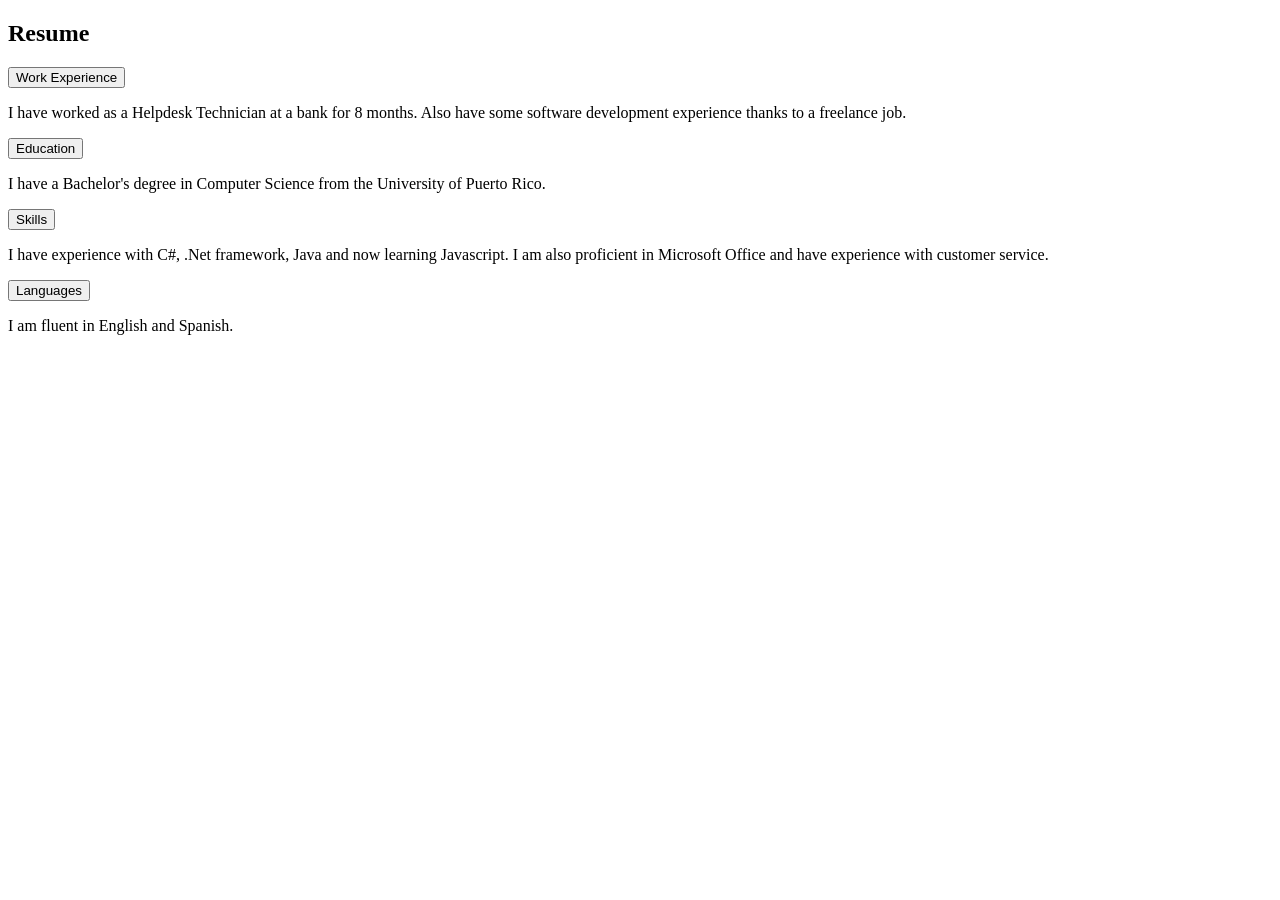
<file: Shay's lab/Resume Page/index.html>
<!DOCTYPE html>
<html lang="en">

<head>
    <meta charset="UTF-8">
    <meta name="viewport" content="width=device-width, initial-scale=1.0">
    <title>Resume</title>
</head>

<body>
    <section id="resume" class="resume">

        <h1>Resume</h1>

        <div id="work-experience" class="work-experience">
            <button id="work-experience-btn">Work Experience</button>
            <p id="work-experience">I have worked as a Helpdesk Technician at a bank for 8 months. Also have some
                software development experience thanks to a freelance job.</p>
        </div>

        <div id="education" class="education">
            <button id="education-btn">Education</button>
            <p id="education">I have a Bachelor's degree in Computer Science from the University of Puerto Rico.</p>
        </div>

        <div id="skills" class="skills">
            <button id="skills-btn">Skills</button>
            <p id="skills">I have experience with C#, .Net framework, Java and now learning Javascript. I am also
                proficient in Microsoft Office and have experience with customer service.</p>
        </div>

        <div id="languages" class="languages">
            <button id="Languages-btn">Languages</button>
            <p id="languages">I am fluent in English and Spanish.</p>
        </div>

    </section>
</body>

</html>
</file>
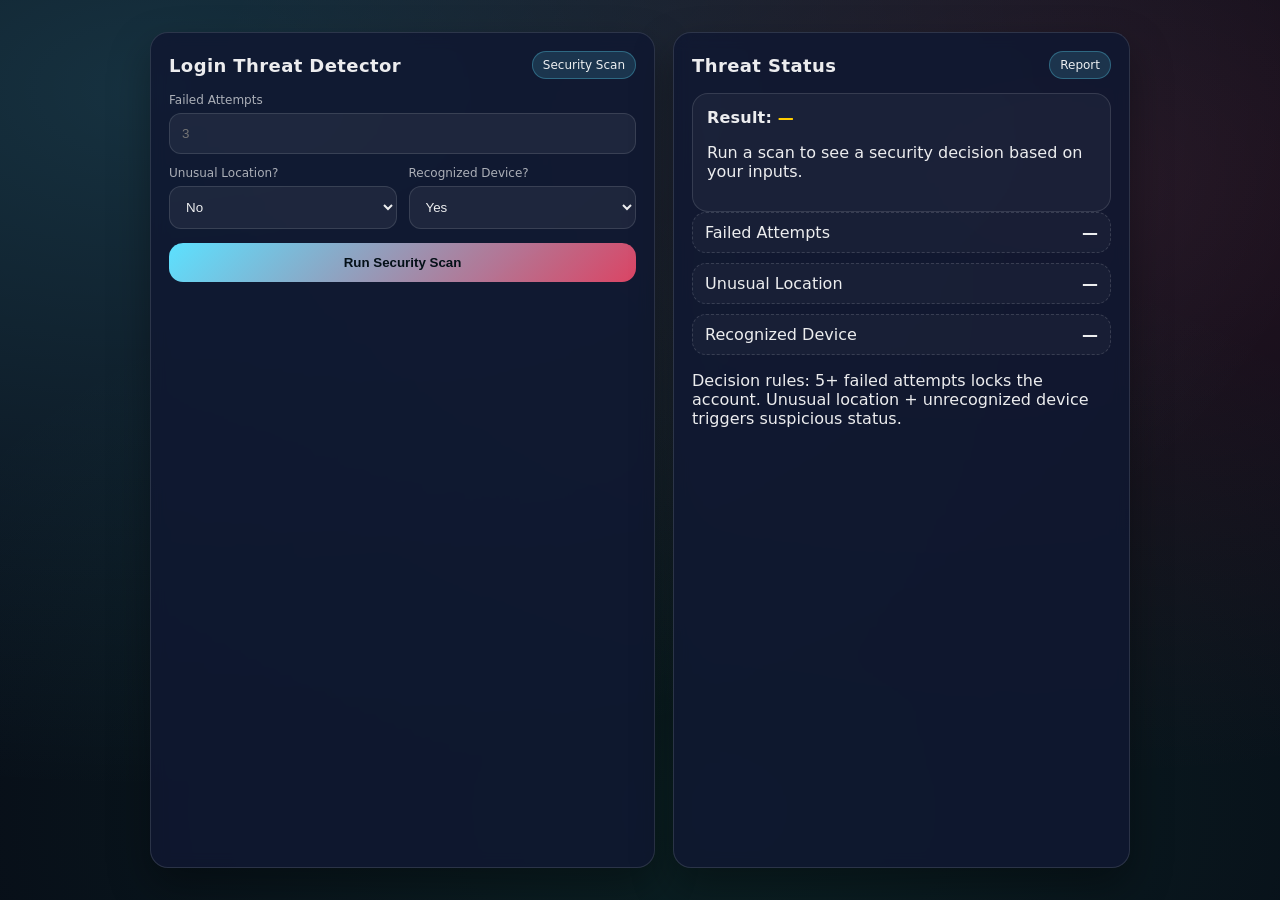
<file: Extra Homework/LoginThreatDetector_Variables_dataTypes_Operators_Conditionals/mentee/index.html>
<!doctype html>
<html lang="en">
  <head>
    <!-- Step 1: Add meta tag to tell the browser to use UTF-8 character encoding -->
    <meta charset="UTF-8" />

    <!-- Step 2: Add meta tag to make the page responsive on mobile devices -->
    <meta name="viewport" content="width=device-width, initial-scale=1.0" />

    <!-- Step 3: Add the title that appears on the browser tab -->
    <title>🛡️ Login Threat Detector</title>

    <!-- Step 4 & 5: Link your external CSS file so the HTML elements get styled -->
    <link rel="stylesheet" href="styles.css" />
  </head>

  <body>
    <!-- ✅ LOGIN THREAT DETECTOR  -->
    <!-- Goal: Simulate a security system that flags suspicious login attempts. -->
    <!-- NOTE: Your *decision logic* must use ONLY: variables, data types, operators, conditionals. -->
    <!-- DOM + event listeners are allowed because we are building a realistic UI. -->

    <!-- Step 6: Create a main container that holds TWO cards (left = inputs, right = status report) -->
    <!-- Give it a class="container" -->

    <!-- Step 7: Create the LEFT card (security inputs) -->
    <!-- Give it class="card" -->
    <!-- Add a header with:
         - an <h1> like "Login Threat Detector"
         - a badge like "Security Scan"
         Use class="header" and class="badge" -->

    <!-- Step 8: Add a label + input for Failed Attempts -->
    <!-- Use input type="number" and id="failedAttempts" -->
    <!-- Placeholder example: 3 -->

    <!-- Step 9: Add a row with TWO dropdowns -->
    <!-- Wrap them in a div class="row" -->

    <!-- Step 10: Dropdown 1 = Unusual Location? -->
    <!-- Give it id="unusualLocation" -->
    <!-- Options:
         - value="no"  text "No"
         - value="yes" text "Yes" -->

    <!-- Step 11: Dropdown 2 = Recognized Device? -->
    <!-- Give it id="recognizedDevice" -->
    <!-- Options:
         - value="yes" text "Yes"
         - value="no"  text "No" -->

    <!-- Step 12: Add a button to run the scan -->
    <!-- Give it id="scanBtn" and class="btn" -->
    <!-- Button text: "Run Security Scan" -->

    <!-- Step 13: Add a message paragraph under the button -->
    <!-- Give it id="message" and class="message" -->
    <!-- JavaScript will show warnings and helpful tips here -->

    <!-- Step 14: Create the RIGHT card (status report) -->
    <!-- Give it class="card" -->
    <!-- Add a header with:
         - an <h1> like "Threat Status"
         - a badge like "Report"
         Use class="header" and class="badge" -->

    <!-- Step 15: Add a status box to display the final decision -->
    <!-- Create a div class="statusBox" -->
    <!-- Inside it, add:
         A) A title line like: "Result:" and a span for the status text
            - Give the span id="statusText"
         B) A subtitle/description paragraph
            - Give it id="statusDetails"

         TIP: You will change text + color in JavaScript depending on the result.
    -->

    <!-- Step 16: Add 3 key-value lines (kv rows) to display what the user selected -->
    <!-- Each line should have class="kv" and show:
         - Failed Attempts value span id="attemptsOut"
         - Unusual Location value span id="locationOut"
         - Recognized Device value span id="deviceOut"
    -->

    <!-- Step 17: Make sure your script.js is linked -->

    <main class="container">
      <section class="card">
        <div class="header">
          <h1>Login Threat Detector</h1>
          <span class="badge">Security Scan</span>
        </div>

        <label for="failedAttempts">Failed Attempts</label>
        <input id="failedAttempts" type="number" placeholder="3" />

        <div class="row">
          <div>
            <label for="unusualLocation">Unusual Location?</label>
            <select id="unusualLocation">
              <option value="no">No</option>
              <option value="yes">Yes</option>
            </select>
          </div>

          <div>
            <label for="recognizedDevice">Recognized Device?</label>
            <select id="recognizedDevice">
              <option value="yes">Yes</option>
              <option value="no">No</option>
            </select>
          </div>
        </div>

        <button id="scanBtn" class="btn">Run Security Scan</button>
        <p id="message" class="message"></p>
      </section>

      <aside class="card">
        <div class="header">
          <h1>Threat Status</h1>
          <span class="badge">Report</span>
        </div>

        <div class="statusBox">
          <p class="statusTitle">
            Result: <span id="statusText" class="warn">—</span>
          </p>
          <p id="statusDetails" class="note">
            Run a scan to see a security decision based on your inputs.
          </p>
        </div>

        <div class="kv">
          <span>Failed Attempts</span>
          <strong id="attemptsOut">—</strong>
        </div>

        <div class="kv">
          <span>Unusual Location</span>
          <strong id="locationOut">—</strong>
        </div>

        <div class="kv">
          <span>Recognized Device</span>
          <strong id="deviceOut">—</strong>
        </div>

        <p class="note">
          Decision rules: 5+ failed attempts locks the account. Unusual location
          + unrecognized device triggers suspicious status.
        </p>
      </aside>
    </main>

    <script src="script.js"></script>
  </body>
</html>
</file>
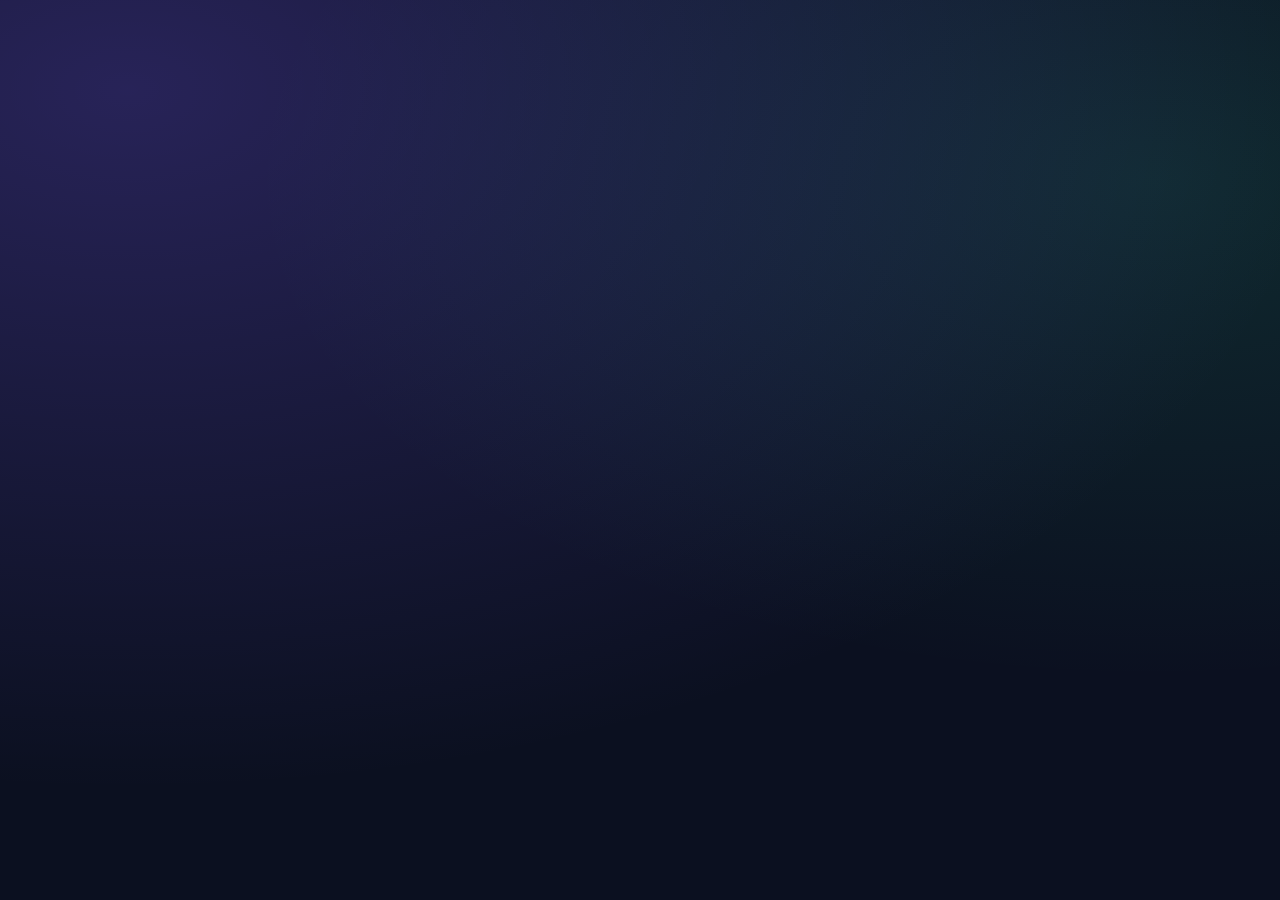
<file: Extra Homework/SmartCheckoutSystem_Variables_dataTypes_Operators_Conditionals/mentee/index.html>
<!doctype html>
<html lang="en">
  <head>
    <!-- Step 1: Add meta tag to tell the browser to use UTF-8 character encoding -->
    <meta charset="UTF-8" />

    <!-- Step 2: Add meta tag to make the page responsive on mobile devices -->
    <meta name="viewport" content="width=device-width, initial-scale=1.0" />

    <!-- Step 3: Add the title that appears on the browser tab -->
    <title>🛒 Smart Checkout System</title>

    <!-- Step 4 & 5: Link your external CSS file so the HTML elements get styled -->
    <link rel="stylesheet" href="styles.css" />
  </head>

  <body>
    <!-- ✅ SMART CHECKOUT SYSTEM -->
    <!-- Goal: Build a realistic checkout page UI and let JavaScript calculate totals. -->
    <!-- NOTE: Your *checkout logic* must use ONLY: variables, data types, operators, conditionals. -->
    <!-- DOM + event listeners are allowed because this is the Realistic UI version. -->

    <!-- Step 6: Create a main container that holds TWO cards (left = inputs, right = summary) -->
    <!-- Give it a class="container" -->
     
    <!-- Step 7: Create the LEFT card (checkout inputs) -->
    <!-- Give it a class="card" -->
    <!-- Inside it, add a header area with:
         - a title like "Smart Checkout" (use an <h1>)
         - a badge like "Secure" (use a <span>)
         Use class="header" for the wrapper and class="badge" for the badge -->

    <!-- Step 8: Add a label + input for Cart Total -->
    <!-- The input must be type="number" -->
    <!-- Give it id="cartTotal" so JavaScript can read it -->
    <!-- Add a placeholder like: 180 -->

    <!-- Step 9: Add a row with TWO dropdowns (membership + coupon) -->
    <!-- Wrap them in a div class="row" so they sit side-by-side -->

    <!-- Step 10: Membership dropdown -->
    <!-- Give it id="membership" -->
    <!-- Add 3 options:
         - value="standard" text "Standard"
         - value="premium"  text "Premium"
         - value="vip"      text "VIP" -->

    <!-- Step 11: Coupon dropdown -->
    <!-- Give it id="coupon" -->
    <!-- Add 2 options:
         - value="no"  text "No"
         - value="yes" text "Yes" -->

    <!-- Step 12: Add a button to calculate the totals -->
    <!-- Give it id="calcBtn" and class="btn" -->
    <!-- Button text: "Calculate Total" -->

    <!-- Step 13: Add a message paragraph under the button -->
    <!-- Give it id="message" and class="message" -->
    <!-- JavaScript will update this text with warnings or free shipping messages -->

    <!-- Step 14: Create the RIGHT card (order summary receipt) -->
    <!-- Give it class="card" -->
    <!-- Add a header with:
         - "Order Summary" (use <h1>)
         - badge like "Receipt" (use <span class="badge">) -->

    <!-- Step 15: Create 4 receipt lines using divs -->
    <!-- Each line should:
         - have class="line"
         - have a label on the left (like "Subtotal")
         - have a value on the right (like "$0.00") that JS updates

         IMPORTANT: give these value elements the EXACT ids below:
         - Subtotal value id="subtotalText"
         - Discount value id="discountText"
         - Shipping value id="shippingText"
         - Final Total value id="finalTotalText"

         Also: give the Final Total line an extra class="total" so it stands out.
    -->

    <!-- Step 16: Add a small note (optional but realistic) -->
    <!-- Use a <p class="note"> explaining:
         - Premium gets 15% off
         - VIP gets 25% off
         - Coupon adds extra 10% off
         - Orders >= $150 ship free -->

    <!-- Step 17: Make sure your script.js is linked-->

    <main class="container">
     
    </main>
  </body>
</html>
</file>
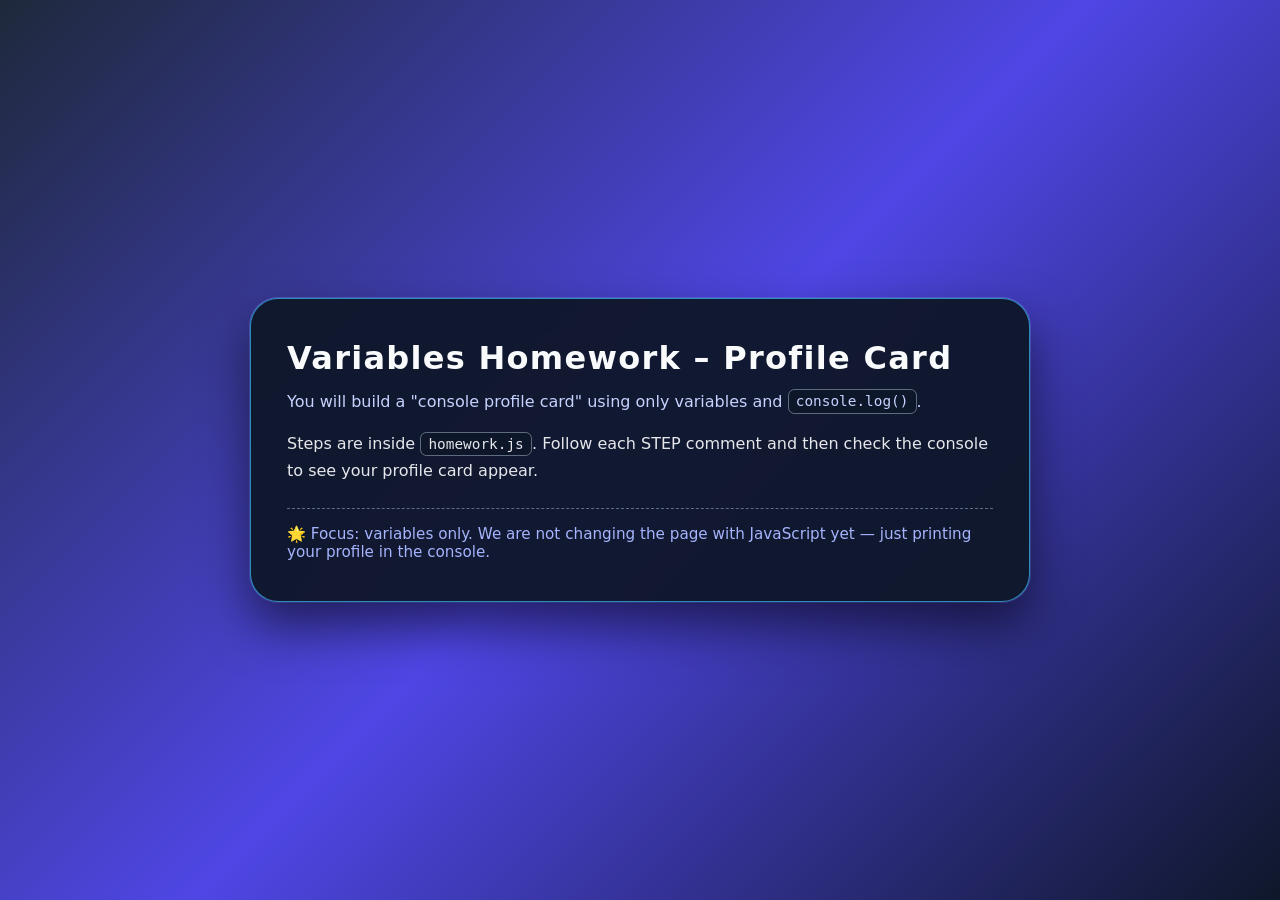
<file: homework.html>
<!DOCTYPE html>
<html lang="en">
  <head>
    <meta charset="UTF-8" />
    <title>Variables Homework – Profile Card</title>
    <link rel="stylesheet" href="homework.css" />
  </head>
  <body>
    <div class="page">
      <div class="card">
        <h1>Variables Homework – Profile Card</h1>
        <p class="subtitle">
          You will build a "console profile card" using only variables and
          <code>console.log()</code>.
        </p>
        <p class="instructions">
          Steps are inside <code>homework.js</code>. Follow each STEP comment
          and then check the console to see your profile card appear.
        </p>
        <p class="hint">
          🌟 Focus: variables only. We are not changing the page with JavaScript
          yet — just printing your profile in the console.
        </p>
      </div>
    </div>

    <script src="homework.js"></script>
  </body>
</html>
</file>
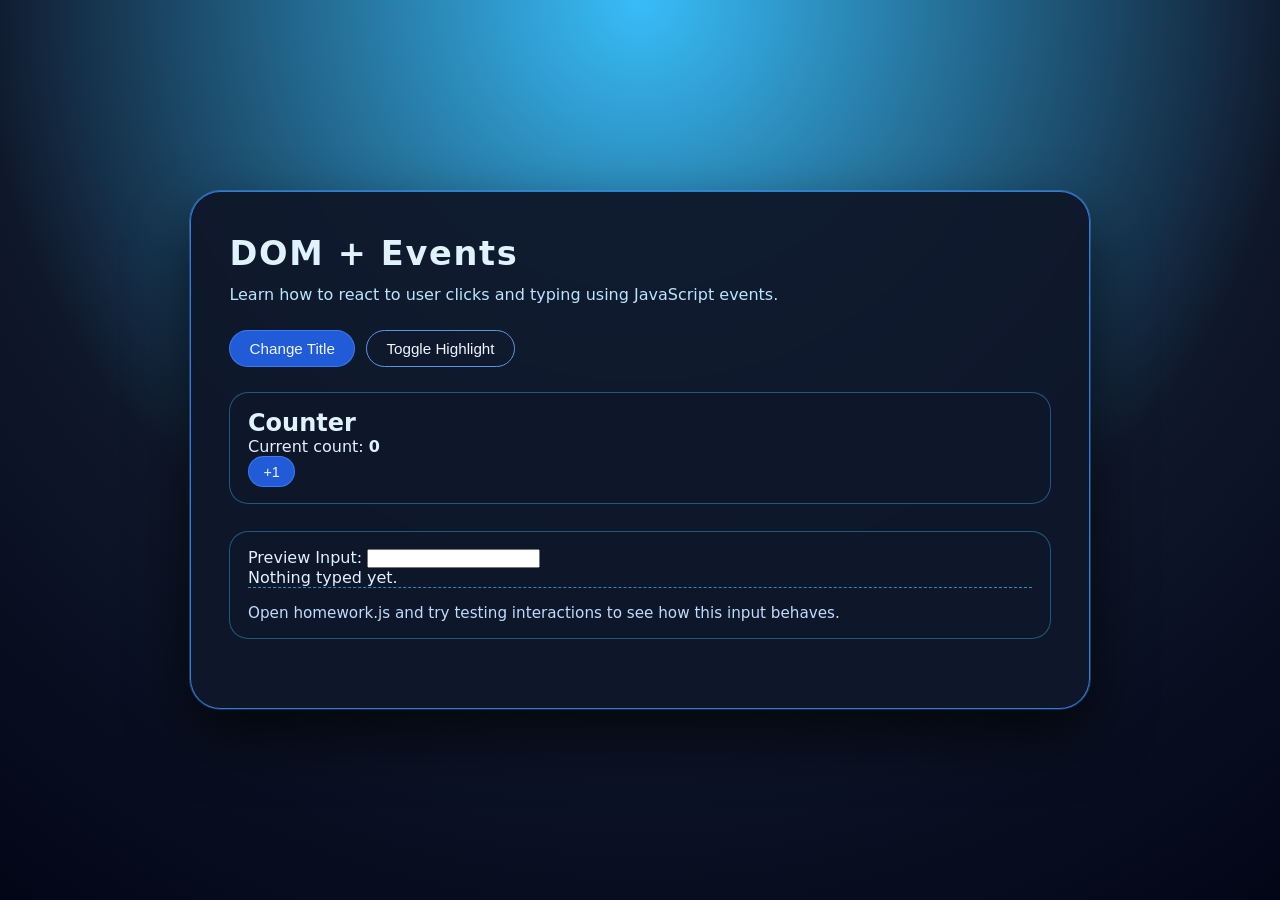
<file: 10 Homework_EventsMiniTasks/homework.html>
<!DOCTYPE html>
<html lang="en">
  <head>
    <meta charset="UTF-8" />
    <title>DOM + Events Homework –</title>
    <link rel="stylesheet" href="homework.css" />
  </head>
  <body>
    <!-- STEP 1 — Create the main page container -->
    <!-- Add a <main> element with a class of "page" -->

    <!-- STEP 2 — Create the main card section -->
    <!-- Inside <main>, add a <section> -->
    <!-- Give it a class of "card" and an id of "eventCard" -->

    <!-- STEP 3 — Add the card title -->
    <!-- Add an <h1> element -->
    <!-- id: "cardTitle" -->
    <!-- Text: "DOM + Events" -->

    <!-- STEP 4 — Add the card description -->
    <!-- Add a <p> element -->
    <!-- id: "cardDescription" -->
    <!-- class: "description" -->
    <!-- Text should explain reacting to clicks and typing -->

    <!-- STEP 5 — Create the button container -->
    <!-- Add a <div> with class "button-row" -->

    <!-- STEP 6 — Add the change title button -->
    <!-- Add a <button> -->
    <!-- id: "changeTitleBtn" -->
    <!-- class: "btn primary" -->
    <!-- Text: "Change Title" -->

    <!-- STEP 7 — Add the toggle highlight button -->
    <!-- Add another <button> -->
    <!-- id: "toggleHighlightBtn" -->
    <!-- class: "btn ghost" -->
    <!-- Text: "Toggle Highlight" -->

    <!-- STEP 8 — Create the counter section -->
    <!-- Add a <div> with class "counter-section" -->
    <!-- Inside it, add: -->
    <!-- a heading -->
    <!-- a paragraph showing the current count -->
    <!-- a <span> with id="counterValue" starting at 0 -->

    <!-- STEP 9 — Add the increment button -->
    <!-- Add a <button> -->
    <!-- id: "incrementBtn" -->
    <!-- class: "btn small" -->
    <!-- Text: "+1" -->

    <!-- STEP 10 — Create the live preview section -->
    <!-- Add a <div> with class "live-preview-section" -->

    <!-- STEP 11 — Add the preview input -->
    <!-- Add a <label> linked to previewInput -->
    <!-- Add an <input> -->
    <!-- id: "previewInput" -->
    <!-- type: "text" -->

    <!-- STEP 12 — Add the preview output text -->
    <!-- Add a <p> element -->
    <!-- Inside it, add a <span> -->
    <!-- span id: "previewText" -->
    <!-- Default text: "Nothing typed yet." -->

    <!-- STEP 13 — Add a hint paragraph -->
    <!-- Add a <p> element -->
    <!-- class: "hint" -->
    <!-- Mention script.js and testing interactions -->

    <!-- STEP 14 — Link JavaScript -->
    <!-- Add a <script> tag at the bottom of the body -->
    <!-- src="homework.js" -->
    <main class = "page">
      <section class = "card" id = "eventCard">
        <h1 id = "cardTitle">DOM + Events</h1>
        <p id="cardDescription" class="description"> 
          Learn how to react to user clicks and typing using JavaScript events.
    </p>
        </p>

        <div class = "button-row">
          <button id = "changeTitleBtn" class="btn primary">Change Title</button>
          <button id = "toggleHighlightBtn" class="btn ghost">Toggle Highlight</button>
        </div>

        <div class="counter-section">
          <h2>Counter</h2>
          <p>Current count: <span id="counterValue">0</span></p>
          <button id="incrementBtn" class="btn small">+1</button>
        </div>

        <div class="live-preview-section">
          <label for="previewInput">Preview Input:</label>
          <input id="previewInput" type="text">

          <p>  
            <span id="previewText">Nothing typed yet.</span>
          </p>

          <p class="hint">
            Open homework.js and try testing interactions to see how this input behaves.
          </p>
        </div>
        
      </section>
    </main>
    <script src="homework.js"></script>
  </body>
</html>
</file>
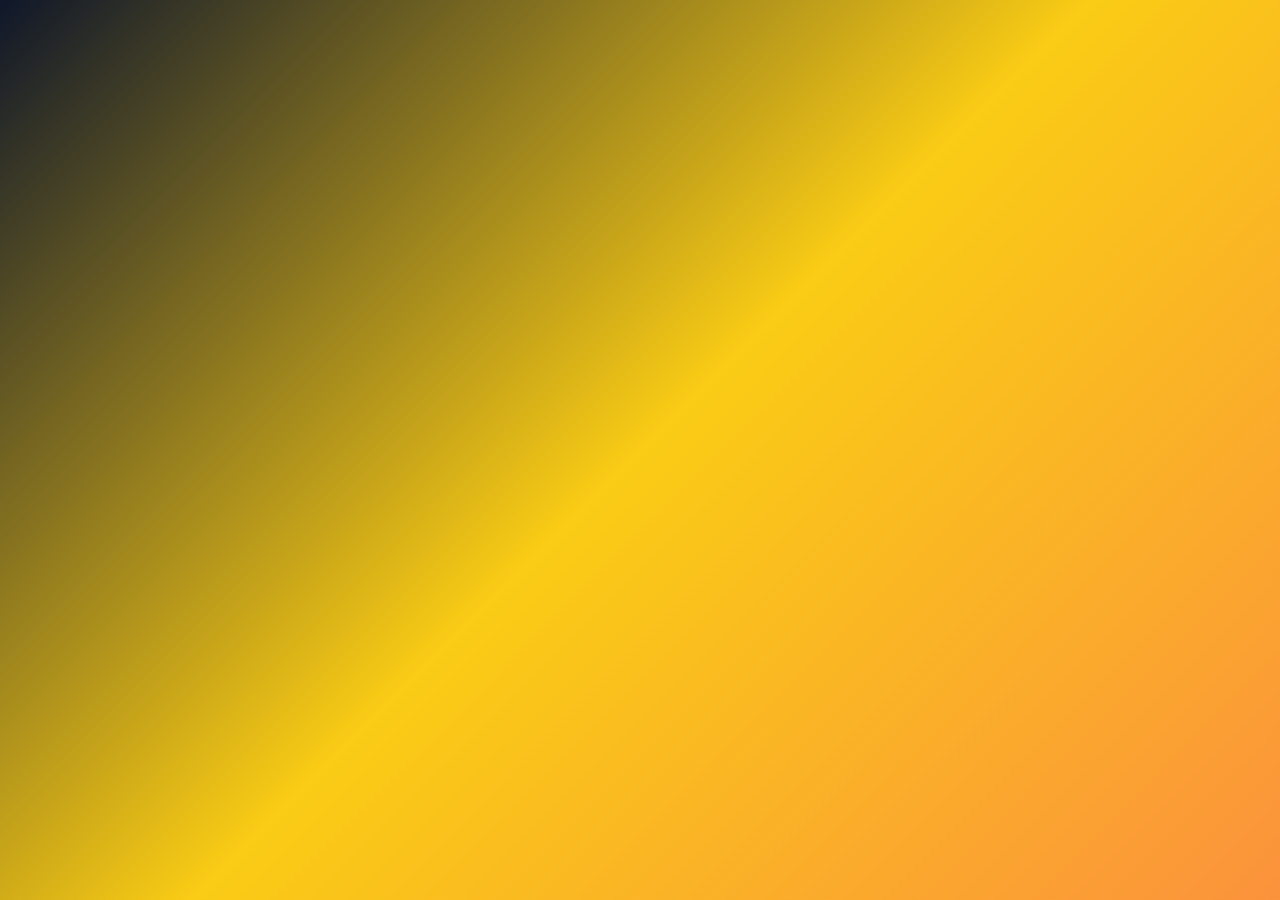
<file: 11 LocalStorageMiniTasks/homework.html>
<!DOCTYPE html>
<html lang="en">
  <head>
    <meta charset="UTF-8" />
    <title>localStorage Homework – Favorite Quote Saver</title>
    <link rel="stylesheet" href="homework.css" />
  </head>
  <body>
    <!-- STEP 1 — Create the main page container -->
    <!-- Add a <main> element with a class of "page" -->

    <!-- STEP 2 — Create the card section -->
    <!-- Inside <main>, add a <section> -->
    <!-- Give it a class of "card" -->

    <!-- STEP 3 — Add the main title -->
    <!-- Add an <h1> element -->
    <!-- Text: "Favorite Quote Saver" -->

    <!-- STEP 4 — Add the subtitle text -->
    <!-- Add a <p> element -->
    <!-- class: "subtitle" -->
    <!-- Explain that the quote will be saved and survive refresh -->

    <!-- STEP 5 — Create the quote input field -->
    <!-- Add a <div> with class "field" -->
    <!-- Inside it, add: -->
    <!-- a <label> linked to quoteInput -->
    <!-- a <textarea> -->
    <!-- id: "quoteInput" -->
    <!-- class: "textarea" -->
    <!-- rows: 4 -->

    <!-- STEP 6 — Create the button row -->
    <!-- Add a <div> with class "button-row" -->

    <!-- STEP 7 — Add the save button -->
    <!-- Add a <button> -->
    <!-- id: "saveQuoteBtn" -->
    <!-- class: "btn primary" -->
    <!-- Text: "Save Quote" -->

    <!-- STEP 8 — Add the clear button -->
    <!-- Add a <button> -->
    <!-- id: "clearQuoteBtn" -->
    <!-- class: "btn ghost" -->
    <!-- Text: "Clear Quote" -->

    <!-- STEP 9 — Create the saved quote display block -->
    <!-- Add a <div> with class "display-block" -->

    <!-- STEP 10 — Add the display title -->
    <!-- Inside display-block, add an <h2> -->
    <!-- Text: "Saved Quote" -->

    <!-- STEP 11 — Add the quote display paragraph -->
    <!-- Add a <p> element -->
    <!-- id: "quoteDisplay" -->
    <!-- class: "quote-display" -->

    <!-- STEP 12 — Add a hint paragraph -->
    <!-- Add a <p> element -->
    <!-- class: "hint" -->
    <!-- Mention homework.js and refreshing the page -->

    <!-- STEP 13 — Link JavaScript -->
    <!-- Add a <script> tag at the bottom of the body -->
    <!-- src="homework.js" -->
  </body>
</html>
</file>
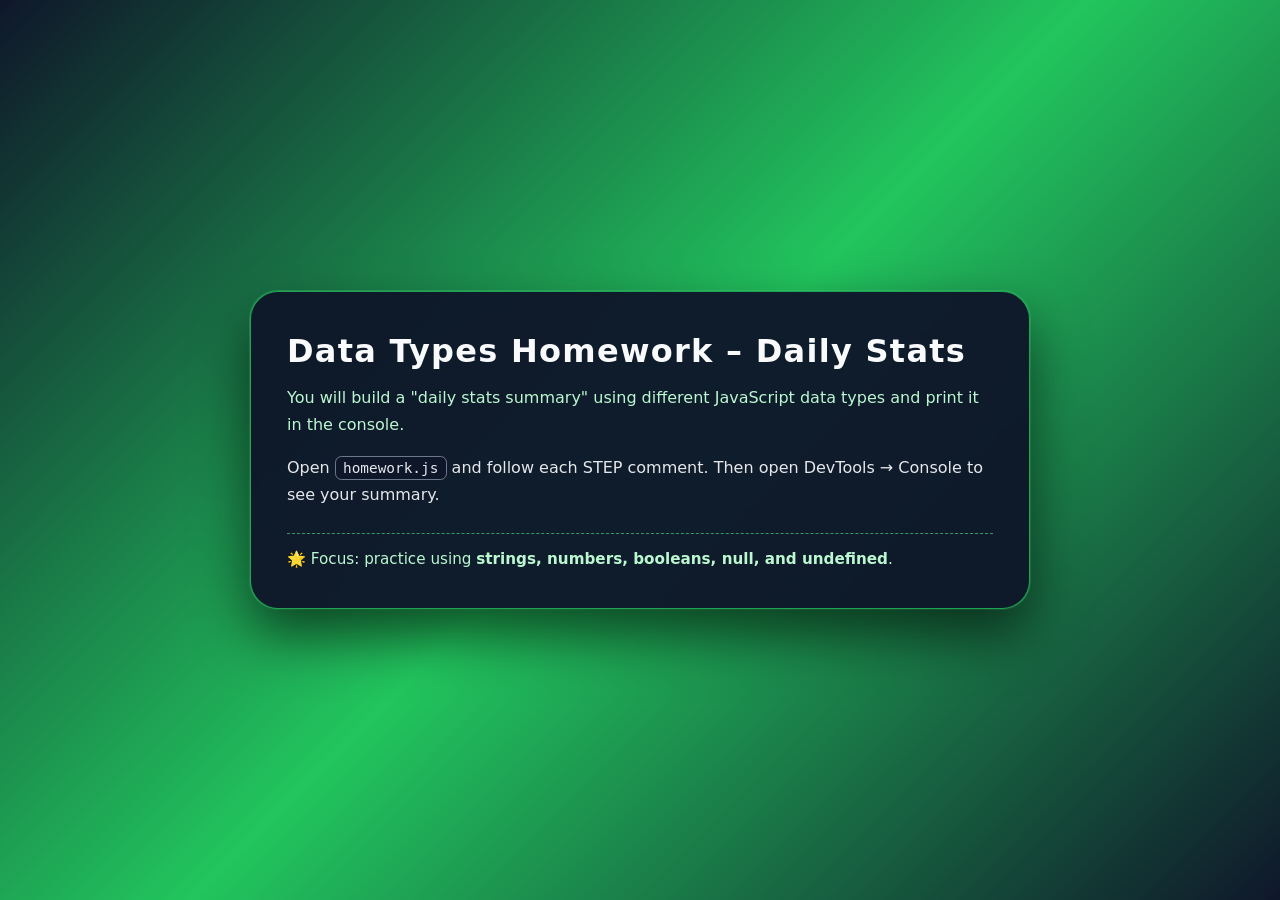
<file: 2 Homework_Data Types/homework.html>
<!DOCTYPE html>
<html lang="en">
  <head>
    <meta charset="UTF-8" />
    <title>Data Types Homework – Daily Stats</title>
    <link rel="stylesheet" href="homework.css" />
  </head>
  <body>
    <div class="page">
      <div class="card">
        <h1>Data Types Homework – Daily Stats</h1>
        <p class="subtitle">
          You will build a "daily stats summary" using different JavaScript data
          types and print it in the console.
        </p>
        <p class="instructions">
          Open <code>homework.js</code> and follow each STEP comment. Then open
          DevTools → Console to see your summary.
        </p>
        <p class="hint">
          🌟 Focus: practice using
          <strong>strings, numbers, booleans, null, and undefined</strong>.
        </p>
      </div>
    </div>

    <script src="homework.js"></script>
  </body>
</html>
</file>
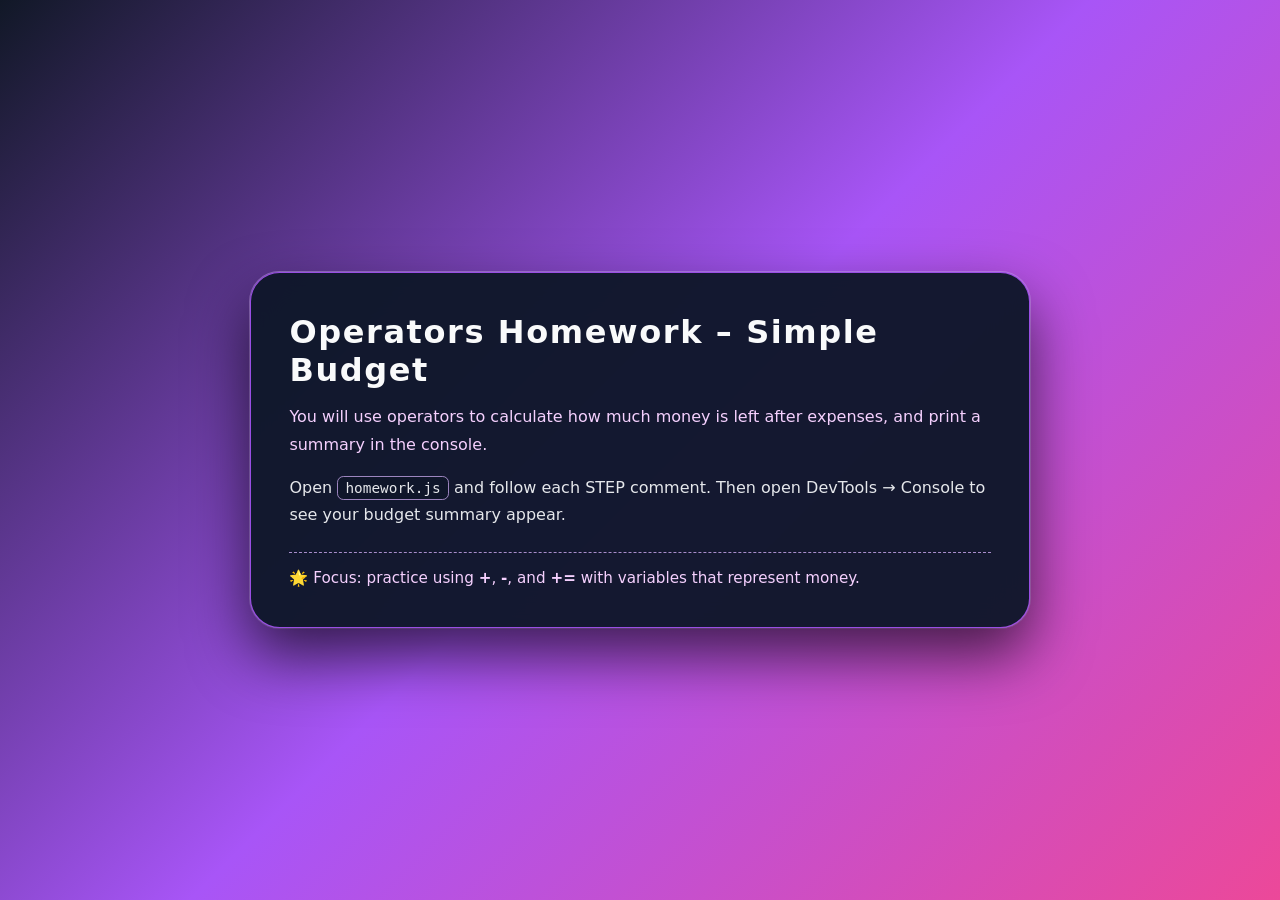
<file: 3 Homework_Operators/homework.html>
<!DOCTYPE html>
<html lang="en">
  <head>
    <meta charset="UTF-8" />
    <title>Operators Homework</title>
    <link rel="stylesheet" href="homework.css" />
  </head>
  <body>
    <div class="page">
      <div class="card">
        <h1>Operators Homework – Simple Budget</h1>
        <p class="subtitle">
          You will use operators to calculate how much money is left after
          expenses, and print a summary in the console.
        </p>
        <p class="instructions">
          Open <code>homework.js</code> and follow each STEP comment. Then open
          DevTools → Console to see your budget summary appear.
        </p>
        <p class="hint">
          🌟 Focus: practice using <strong>+</strong>, <strong>-</strong>, and
          <strong>+=</strong>
          with variables that represent money.
        </p>
      </div>
    </div>

    <script src="homework.js"></script>
  </body>
</html>
</file>
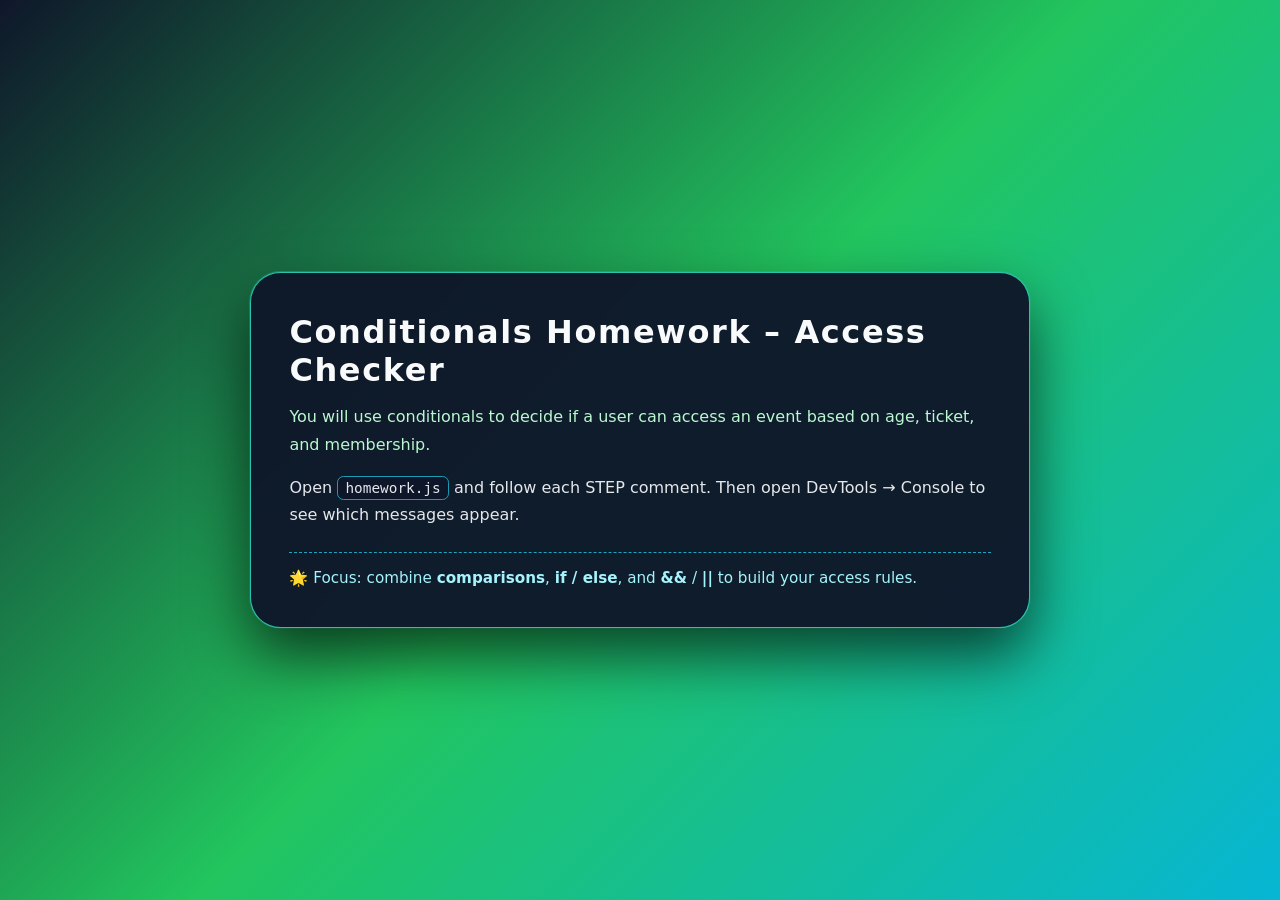
<file: 4 Homework_Conditionals/homework.html>
<!DOCTYPE html>
<html lang="en">
  <head>
    <meta charset="UTF-8" />
    <title>Conditionals Homework – Access Checker</title>
    <link rel="stylesheet" href="homework.css" />
  </head>
  <body>
    <div class="page">
      <div class="card">
        <h1>Conditionals Homework – Access Checker</h1>
        <p class="subtitle">
          You will use conditionals to decide if a user can access an event
          based on age, ticket, and membership.
        </p>
        <p class="instructions">
          Open <code>homework.js</code> and follow each STEP comment. Then open
          DevTools → Console to see which messages appear.
        </p>
        <p class="hint">
          🌟 Focus: combine <strong>comparisons</strong>,
          <strong>if / else</strong>, and <strong>&amp;&amp;</strong> /
          <strong>||</strong> to build your access rules.
        </p>
      </div>
    </div>

    <script src="homework.js"></script>
  </body>
</html>
</file>
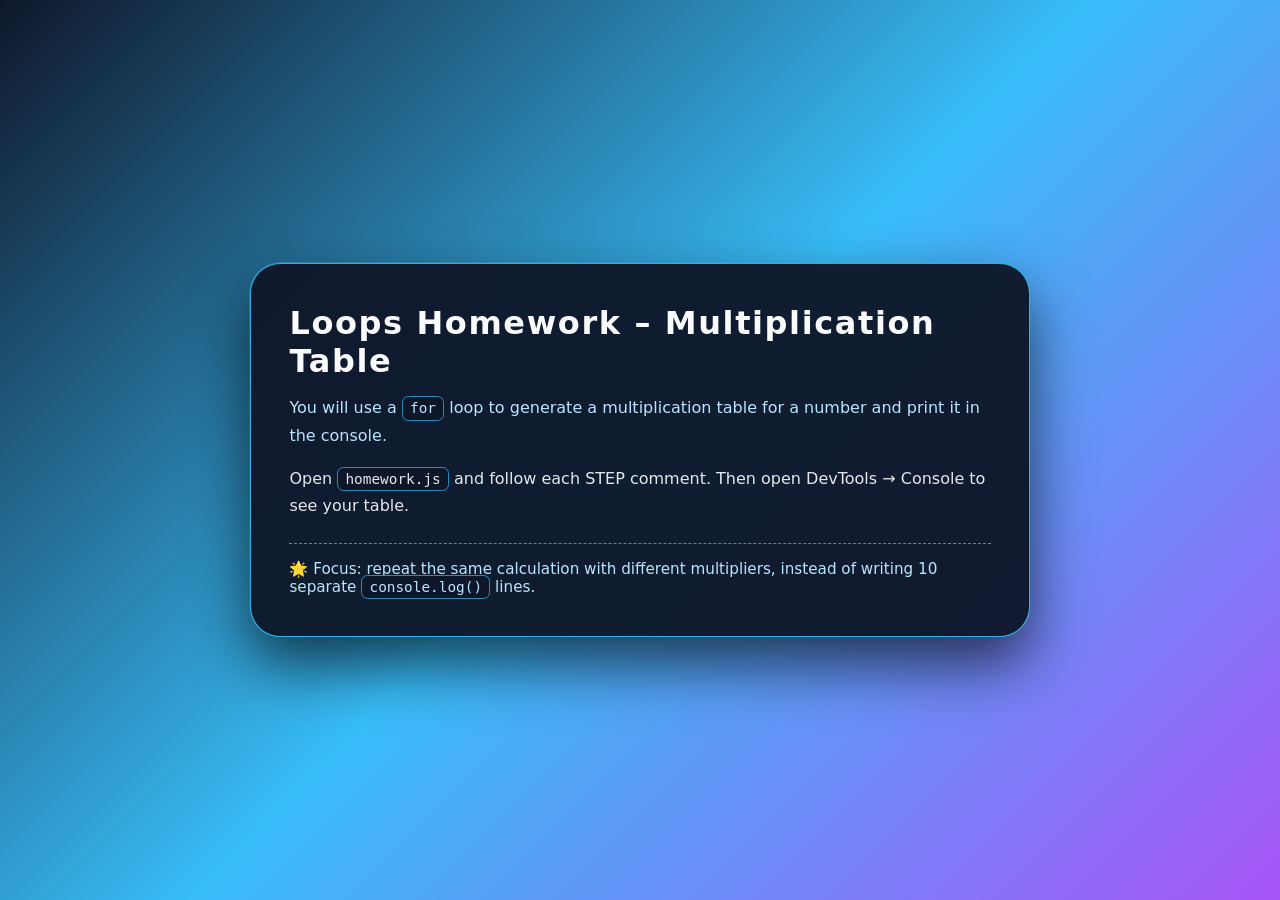
<file: 5 Homework_Loops/homework.html>
<!DOCTYPE html>
<html lang="en">
  <head>
    <meta charset="UTF-8" />
    <title>Loops Homework – Multiplication Table</title>
    <link rel="stylesheet" href="homework.css" />
  </head>
  <body>
    <div class="page">
      <div class="card">
        <h1>Loops Homework – Multiplication Table</h1>
        <p class="subtitle">
          You will use a <code>for</code> loop to generate a multiplication
          table for a number and print it in the console.
        </p>
        <p class="instructions">
          Open <code>homework.js</code> and follow each STEP comment. Then open
          DevTools → Console to see your table.
        </p>
        <p class="hint">
          🌟 Focus: repeat the same calculation with different multipliers,
          instead of writing 10 separate <code>console.log()</code> lines.
        </p>
      </div>
    </div>

    <script src="homework.js"></script>
  </body>
</html>
</file>
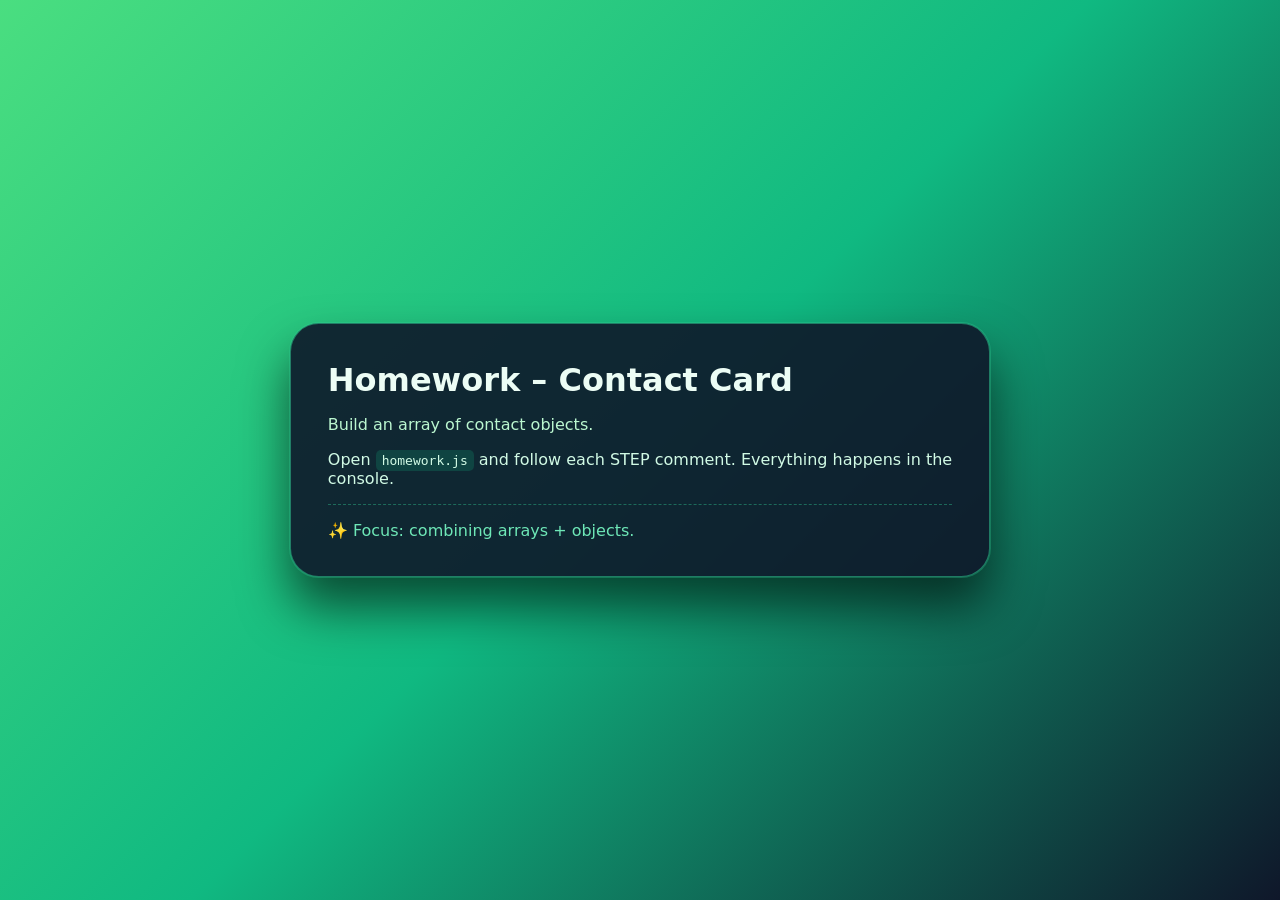
<file: 6 Homework_Array_Objects/homework.html>
<!DOCTYPE html>
<html lang="en">
  <head>
    <meta charset="UTF-8" />
    <title>Homework – Contact Card</title>
    <link rel="stylesheet" href="homework.css" />
  </head>
  <body>
    <div class="page">
      <div class="card">
        <h1>Homework – Contact Card</h1>
        <p class="subtitle">Build an array of contact objects.</p>

        <p class="instructions">
          Open <code>homework.js</code> and follow each STEP comment. Everything
          happens in the console.
        </p>
        <p class="hint">✨ Focus: combining arrays + objects.</p>
      </div>
    </div>

    <script src="homework.js"></script>
  </body>
</html>
</file>
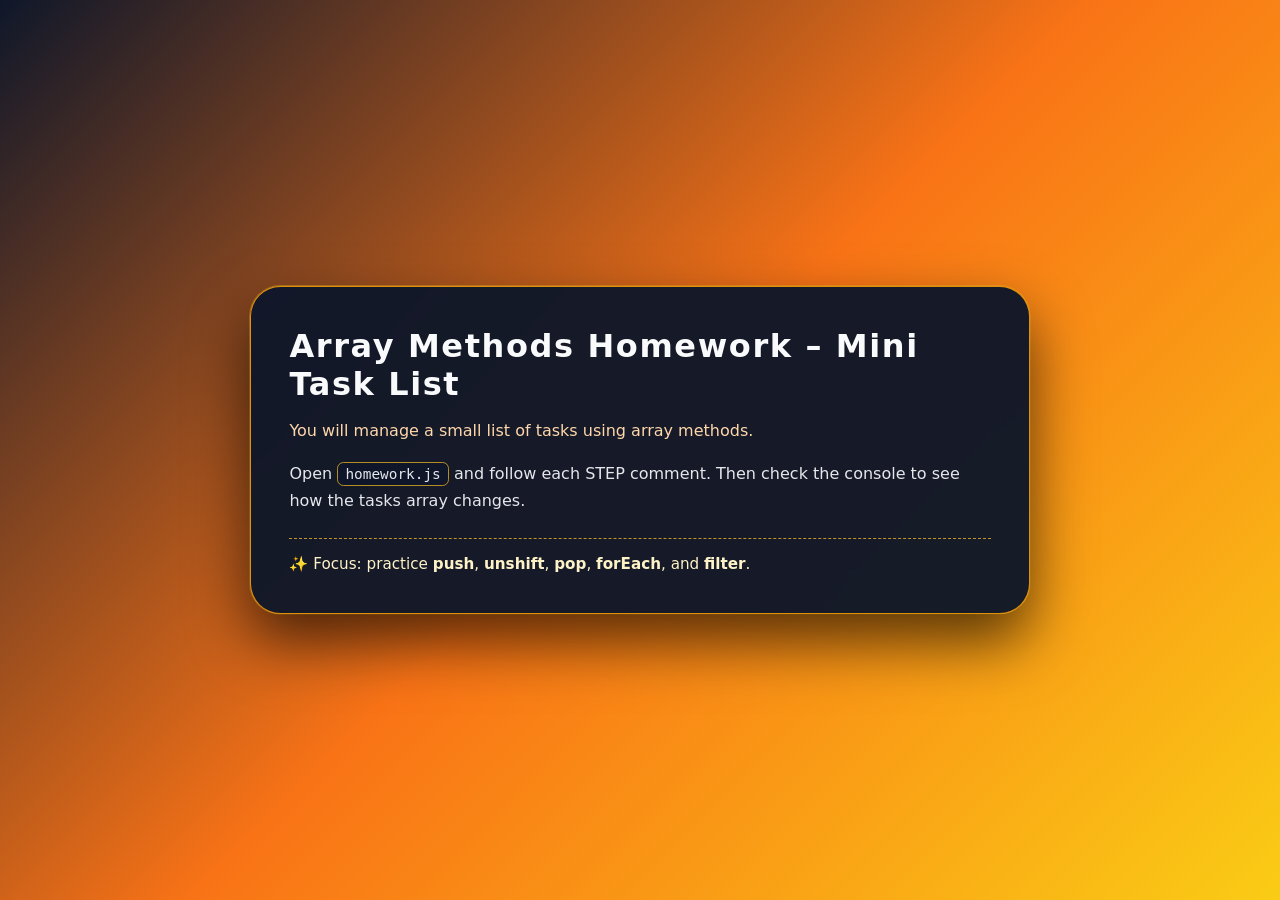
<file: 7 Homework_ArrayMethods/homework.html>
<!DOCTYPE html>
<html lang="en">
  <head>
    <meta charset="UTF-8" />
    <title>Array Methods Homework – Mini Task List</title>
    <link rel="stylesheet" href="homework.css" />
  </head>
  <body>
    <div class="page">
      <div class="card">
        <h1>Array Methods Homework – Mini Task List</h1>
        <p class="subtitle">
          You will manage a small list of tasks using array methods.
        </p>
        <p class="instructions">
          Open <code>homework.js</code> and follow each STEP comment. Then check
          the console to see how the tasks array changes.
        </p>
        <p class="hint">
          ✨ Focus: practice <strong>push</strong>, <strong>unshift</strong>,
          <strong>pop</strong>, <strong>forEach</strong>, and
          <strong>filter</strong>.
        </p>
      </div>
    </div>

    <script src="homework.js"></script>
  </body>
</html>
</file>
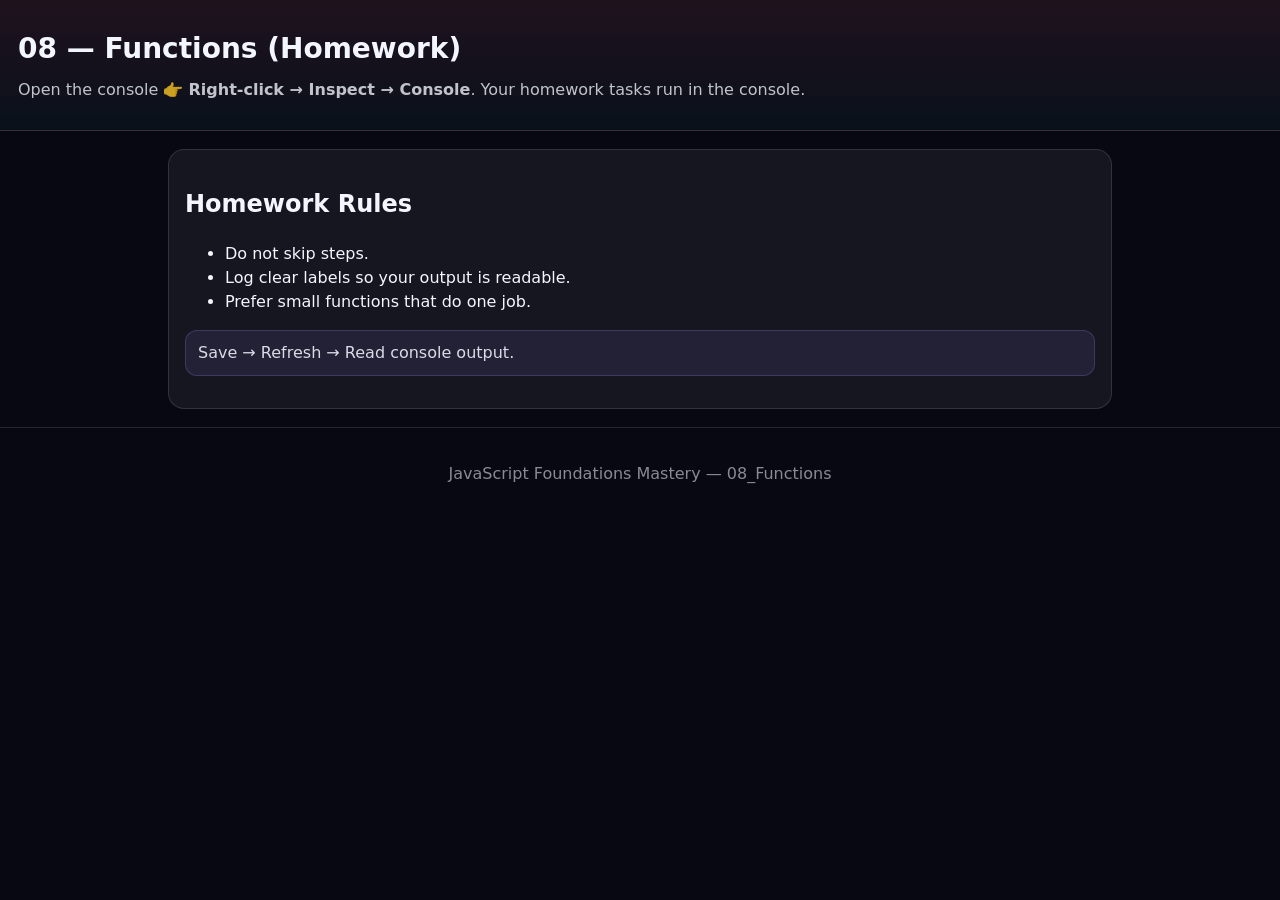
<file: 8 Homework_Functions/homework.html>
<!DOCTYPE html>
<html lang="en">
<head>
  <meta charset="UTF-8" />
  <meta name="viewport" content="width=device-width, initial-scale=1.0" />
  <title>08 — Functions (Homework)</title>
  <link rel="stylesheet" href="homework.css" />
</head>
<body>
  <header class="header">
    <h1>08 — Functions (Homework)</h1>
    <p class="subtitle">
      Open the console 👉 <strong>Right‑click → Inspect → Console</strong>.
      Your homework tasks run in the console.
    </p>
  </header>

  <main class="container">
    <section class="card">
      <h2>Homework Rules</h2>
      <ul>
        <li>Do not skip steps.</li>
        <li>Log clear labels so your output is readable.</li>
        <li>Prefer small functions that do one job.</li>
      </ul>
      <p class="tip">Save → Refresh → Read console output.</p>
    </section>
  </main>

  <footer class="footer">
    <p>JavaScript Foundations Mastery — 08_Functions</p>
  </footer>

  <script src="homework.js"></script>
</body>
</html>
</file>
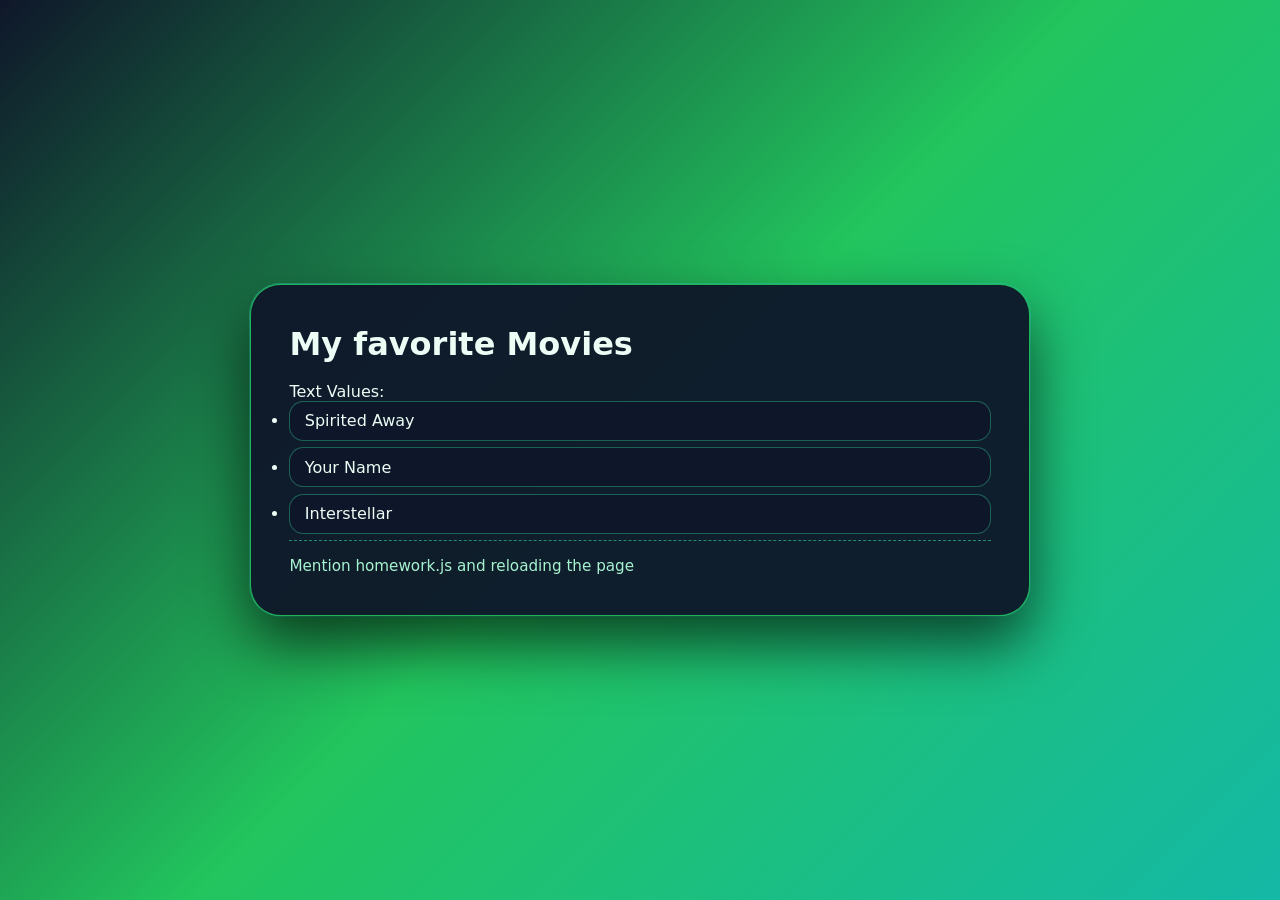
<file: 9 Homework_DOM_MiniTasks/homework.html>
<!DOCTYPE html>
<html lang="en">
  <head>
    <meta charset="UTF-8" />
    <title>DOM Homework – Favorite Movies</title>
    <link rel="stylesheet" href="homework.css" />
  </head>
  <body>
    <!-- STEP 1 — Create the main page container -->
    <!-- Add a <main> element with a class of "page" -->
      
    <!-- STEP 2 — Create the card section -->
    <!-- Inside <main>, add a <section> -->
    <!-- Give it an id of "moviesCard" and a class of "card" -->
      
    <!-- STEP 3 — Add the main title -->
    <!-- Add an <h1> element -->
    <!-- Text: "My Favorite Movies" -->
    <!-- id: "moviesTitle" -->

    <!-- STEP 4 — Add the info paragraph -->
    <!-- Add a <p> element below the title -->
    <!-- id: "moviesInfo" -->
    <!-- class: "info" -->

    <!-- STEP 5 — Create the movies list -->
    <!-- Add a <ul> element -->
    <!-- id: "moviesList" -->
    <!-- class: "movie-list" -->

    <!-- STEP 6 — Add movie list items -->
    <!-- Inside the <ul>, add three <li> elements -->
    <!-- class: "movie-item" -->
    <!-- Text values: -->
    <!-- Spirited Away -->
    <!-- Your Name -->
    <!-- Interstellar -->

    <!-- STEP 7 — Add a hint paragraph -->
    <!-- Add a <p> element -->
    <!-- class: "hint" -->
    <!-- Mention homework.js and reloading the page -->

    <!-- STEP 8 — Link JavaScript -->
    <!-- Add a <script> tag at the bottom of the body -->
    <!-- src="homework.js" -->
     <main class="page">
     <section class="card" id="moviesCard">
        <h1 id = "moviesTitle">My favorite Movies</h1>
        <p id = "moviesCard" class="info">
          <ul id="moviesInfo" class="movies-list">Text Values:
            <li class="movie-item">Spirited Away</li>
            <li class="movie-item">Your Name</li>
            <li class="movie-item">Interstellar</li>
          </ul>
          <p class="hint">Mention homework.js and reloading the page</p>
          <script src="homework.js"></script>
        </p>
      </section>
     </main>
  </body>
</html>
</file>
<file: Extra Homework/LoginThreatDetector_Variables_dataTypes_Operators_Conditionals/mentee/styles.css>
/* Cybersecurity dashboard style: clean, modern, alert-focused */

:root {
  --bg: #070b16;
  --card: rgba(16, 24, 50, 0.86);
  --border: rgba(255, 255, 255, 0.12);
  --text: rgba(255, 255, 255, 0.92);
  --muted: rgba(255, 255, 255, 0.65);
  --accent: #5ce1ff;
  --warn: #ffcc00;
  --danger: #ff4d6d;
  --safe: #2ee59d;
}

* {
  box-sizing: border-box;
}

body {
  margin: 0;
  font-family:
    system-ui,
    -apple-system,
    Segoe UI,
    Roboto,
    Arial,
    sans-serif;
  background:
    radial-gradient(
      1200px 700px at 12% 10%,
      rgba(92, 225, 255, 0.18),
      transparent
    ),
    radial-gradient(
      900px 600px at 85% 20%,
      rgba(255, 77, 109, 0.12),
      transparent
    ),
    radial-gradient(
      900px 600px at 55% 90%,
      rgba(46, 229, 157, 0.1),
      transparent
    ),
    var(--bg);
  color: var(--text);
  min-height: 100vh;
  display: flex;
  justify-content: center;
  padding: 32px 16px;
}

.container {
  width: min(980px, 100%);
  display: grid;
  grid-template-columns: 1.05fr 0.95fr;
  gap: 18px;
}

.card {
  background: var(--card);
  border: 1px solid var(--border);
  border-radius: 18px;
  padding: 18px;
  backdrop-filter: blur(8px);
  box-shadow: 0 18px 40px rgba(0, 0, 0, 0.35);
}

.header {
  display: flex;
  align-items: center;
  justify-content: space-between;
  margin-bottom: 14px;
}

h1 {
  margin: 0;
  font-size: 18px;
  letter-spacing: 0.4px;
}

.badge {
  font-size: 12px;
  padding: 6px 10px;
  border-radius: 999px;
  background: rgba(92, 225, 255, 0.14);
  border: 1px solid rgba(92, 225, 255, 0.3);
}

label {
  display: block;
  font-size: 12px;
  color: var(--muted);
  margin: 12px 0 6px;
}

input,
select {
  width: 100%;
  padding: 12px;
  border-radius: 12px;
  border: 1px solid var(--border);
  background: rgba(255, 255, 255, 0.06);
  color: var(--text);
  outline: none;
}

.row {
  display: grid;
  grid-template-columns: 1fr 1fr;
  gap: 12px;
}

.btn {
  margin-top: 14px;
  width: 100%;
  padding: 12px 14px;
  border: none;
  border-radius: 14px;
  background: linear-gradient(
    135deg,
    rgba(92, 225, 255, 1),
    rgba(255, 77, 109, 0.85)
  );
  color: #041018;
  font-weight: 800;
  cursor: pointer;
}

.btn:active {
  transform: translateY(1px);
}

.message {
  margin-top: 12px;
  font-size: 12px;
  color: var(--muted);
  line-height: 1.4;
  min-height: 18px;
}

.statusBox {
  padding: 14px;
  border-radius: 16px;
  border: 1px solid rgba(255, 255, 255, 0.12);
  background: rgba(255, 255, 255, 0.04);
}

.statusTitle {
  margin: 0 0 8px;
  font-weight: 800;
  letter-spacing: 0.2px;
}

.kv {
  display: flex;
  justify-content: space-between;
  gap: 12px;
  padding: 10px 12px;
  border-radius: 14px;
  border: 1px dashed rgba(255, 255, 255, 0.14);
  background: rgba(255, 255, 255, 0.03);
  margin-bottom: 10px;
}

.safe {
  color: var(--safe);
}
.warn {
  color: var(--warn);
}
.danger {
  color: var(--danger);
}

@media (max-width: 860px) {
  .container {
    grid-template-columns: 1fr;
  }
}
</file>
<file: Extra Homework/SmartCheckoutSystem_Variables_dataTypes_Operators_Conditionals/mentee/styles.css>
/* E-commerce checkout style: clean, modern, card layout */

:root {
  --bg: #0b1020;
  --card: rgba(18, 26, 51, 0.85);
  --border: rgba(255, 255, 255, 0.12);
  --text: rgba(255, 255, 255, 0.92);
  --muted: rgba(255, 255, 255, 0.65);
  --accent: #7c5cff;
  --good: #2ee59d;
  --bad: #ff5c7a;
}

* {
  box-sizing: border-box;
}

body {
  margin: 0;
  font-family:
    system-ui,
    -apple-system,
    Segoe UI,
    Roboto,
    Arial,
    sans-serif;
  background:
    radial-gradient(
      1200px 700px at 10% 10%,
      rgba(124, 92, 255, 0.25),
      transparent
    ),
    radial-gradient(
      900px 500px at 90% 20%,
      rgba(46, 229, 157, 0.12),
      transparent
    ),
    var(--bg);
  color: var(--text);
  min-height: 100vh;
  display: flex;
  justify-content: center;
  padding: 32px 16px;
}

.container {
  width: min(980px, 100%);
  display: grid;
  grid-template-columns: 1.1fr 0.9fr;
  gap: 18px;
}

.card {
  background: var(--card);
  border: 1px solid var(--border);
  border-radius: 18px;
  padding: 18px;
  backdrop-filter: blur(8px);
  box-shadow: 0 18px 40px rgba(0, 0, 0, 0.35);
}

.header {
  display: flex;
  align-items: center;
  justify-content: space-between;
  margin-bottom: 14px;
}

h1 {
  margin: 0;
  font-size: 18px;
  letter-spacing: 0.4px;
}

.badge {
  font-size: 12px;
  padding: 6px 10px;
  border-radius: 999px;
  background: rgba(124, 92, 255, 0.18);
  border: 1px solid rgba(124, 92, 255, 0.35);
}

label {
  display: block;
  font-size: 12px;
  color: var(--muted);
  margin: 12px 0 6px;
}

input,
select {
  width: 100%;
  padding: 12px;
  border-radius: 12px;
  border: 1px solid var(--border);
  background: rgba(255, 255, 255, 0.06);
  color: var(--text);
  outline: none;
}

.row {
  display: grid;
  grid-template-columns: 1fr 1fr;
  gap: 12px;
}

.btn {
  margin-top: 14px;
  width: 100%;
  padding: 12px 14px;
  border: none;
  border-radius: 14px;
  background: linear-gradient(
    135deg,
    rgba(124, 92, 255, 1),
    rgba(46, 229, 157, 0.85)
  );
  color: #081020;
  font-weight: 800;
  cursor: pointer;
}

.btn:active {
  transform: translateY(1px);
}

.message {
  margin-top: 12px;
  font-size: 12px;
  color: var(--muted);
  line-height: 1.4;
  min-height: 18px;
}

.line {
  display: flex;
  justify-content: space-between;
  align-items: center;
  padding: 10px 12px;
  border-radius: 14px;
  border: 1px dashed rgba(255, 255, 255, 0.14);
  background: rgba(255, 255, 255, 0.03);
  margin-bottom: 10px;
}

.total {
  border-style: solid;
  border-color: rgba(46, 229, 157, 0.35);
}

.note {
  margin: 0;
  font-size: 12px;
  color: var(--muted);
  line-height: 1.4;
}

.good {
  color: var(--good);
}
.bad {
  color: var(--bad);
}

@media (max-width: 860px) {
  .container {
    grid-template-columns: 1fr;
  }
}
</file>
<file: homework.css>
* {
  box-sizing: border-box;
  margin: 0;
  padding: 0;
}

body {
  font-family: system-ui, -apple-system, BlinkMacSystemFont, "Segoe UI",
    sans-serif;
  min-height: 100vh;
  background: linear-gradient(135deg, #1e293b, #4f46e5, #0f172a);
  color: #f9fafb;
  display: flex;
  align-items: center;
  justify-content: center;
  padding: 1.5rem;
}

.page {
  max-width: 780px;
  width: 100%;
}

.card {
  background: rgba(15, 23, 42, 0.96);
  border-radius: 1.75rem;
  padding: 2.5rem 2.25rem;
  box-shadow: 0 24px 50px rgba(0, 0, 0, 0.55),
    0 0 0 1px rgba(129, 140, 248, 0.4);
  backdrop-filter: blur(14px);
  border: 1px solid rgba(56, 189, 248, 0.7);
}

h1 {
  font-size: 2rem;
  margin-bottom: 0.75rem;
  letter-spacing: 0.04em;
}

.subtitle {
  color: #c7d2fe;
  margin-bottom: 1rem;
  line-height: 1.6;
}

.instructions {
  color: #e5e7eb;
  margin-bottom: 1.5rem;
  line-height: 1.7;
}

code {
  background: rgba(15, 23, 42, 0.9);
  padding: 0.2rem 0.45rem;
  border-radius: 0.4rem;
  border: 1px solid rgba(148, 163, 184, 0.6);
  font-size: 0.9rem;
}

.hint {
  font-size: 0.95rem;
  color: #a5b4fc;
  border-top: 1px dashed rgba(148, 163, 184, 0.6);
  padding-top: 1rem;
}
</file>
<file: 10 Homework_EventsMiniTasks/homework.css>
* {
  box-sizing: border-box;
  margin: 0;
  padding: 0;
}

body {
  min-height: 100vh;
  font-family: system-ui, -apple-system, BlinkMacSystemFont, "Segoe UI",
    sans-serif;
  background: radial-gradient(circle at top, #38bdf8, #0f172a 60%, #020617);
  color: #e0f2fe;
  display: flex;
  align-items: center;
  justify-content: center;
  padding: 1.5rem;
}

.page {
  max-width: 900px;
  width: 100%;
}

.card {
  background: rgba(15, 23, 42, 0.96);
  border-radius: 1.9rem;
  padding: 2.6rem 2.4rem;
  box-shadow: 0 28px 60px rgba(0, 0, 0, 0.65),
    0 0 0 1px rgba(56, 189, 248, 0.45);
  border: 1px solid rgba(59, 130, 246, 0.9);
}

#cardTitle {
  font-size: 2.1rem;
  margin-bottom: 0.5rem;
  letter-spacing: 0.05em;
}

.description {
  margin-bottom: 1.4rem;
  color: #bae6fd;
  line-height: 1.7;
}

.button-row {
  display: flex;
  flex-wrap: wrap;
  gap: 0.7rem;
  margin-bottom: 1.6rem;
}

.btn {
  border-radius: 999px;
  padding: 0.55rem 1.2rem;
  font-size: 0.95rem;
  border: 1px solid rgba(59, 130, 246, 0.9);
  background: rgba(37, 99, 235, 0.9);
  color: #eff6ff;
  cursor: pointer;
  transition: transform 0.08s ease, box-shadow 0.08s ease, background 0.12s ease;
}

.btn:hover {
  transform: translateY(-1px);
  box-shadow: 0 10px 20px rgba(15, 23, 42, 0.7);
}

.btn.ghost {
  background: transparent;
  border-color: rgba(96, 165, 250, 0.9);
}

.btn.small {
  padding: 0.4rem 0.9rem;
  font-size: 0.9rem;
}

.counter-section,
.live-preview-section {
  margin-bottom: 1.7rem;
  padding: 1rem 1.1rem;
  border-radius: 1.2rem;
  background: rgba(15, 23, 42, 0.9);
  border: 1px solid rgba(56, 189, 248, 0.4);
}

.counter-text {
  margin: 0.5rem 0 0.9rem;
}

#counterValue {
  font-weight: 700;
}

.field-label {
  display: block;
  margin-bottom: 0.4rem;
  font-size: 0.9rem;
  color: #bfdbfe;
}

.text-input {
  width: 100%;
  padding: 0.55rem 0.75rem;
  border-radius: 0.8rem;
  border: 1px solid rgba(148, 163, 184, 0.9);
  background: rgba(15, 23, 42, 0.9);
  color: #e0f2fe;
  margin-bottom: 0.6rem;
}

.text-input:focus {
  outline: none;
  border-color: rgba(56, 189, 248, 0.9);
  box-shadow: 0 0 0 1px rgba(56, 189, 248, 0.6);
}

.preview-output {
  font-size: 0.95rem;
  color: #e0f2fe;
}

.hint {
  font-size: 0.95rem;
  color: #bfdbfe;
  border-top: 1px dashed rgba(56, 189, 248, 0.7);
  padding-top: 1rem;
}

/* Class for the highlight toggle task */
.event-card-highlight {
  box-shadow: 0 0 0 1px rgba(251, 191, 36, 0.85),
    0 0 30px rgba(56, 189, 248, 0.9);
}
</file>
<file: 11 LocalStorageMiniTasks/homework.css>
* {
  box-sizing: border-box;
  margin: 0;
  padding: 0;
}

body {
  min-height: 100vh;
  font-family: system-ui, -apple-system, BlinkMacSystemFont, "Segoe UI",
    sans-serif;
  background: linear-gradient(135deg, #0f172a, #facc15, #fb923c);
  color: #fffbeb;
  display: flex;
  align-items: center;
  justify-content: center;
  padding: 1.5rem;
}

.page {
  max-width: 900px;
  width: 100%;
}

.card {
  background: rgba(15, 23, 42, 0.96);
  border-radius: 1.9rem;
  padding: 2.6rem 2.4rem;
  box-shadow: 0 28px 60px rgba(0, 0, 0, 0.65), 0 0 0 1px rgba(251, 146, 60, 0.5);
  border: 1px solid rgba(249, 115, 22, 0.9);
}

h1 {
  font-size: 2rem;
  margin-bottom: 0.5rem;
}

.subtitle {
  margin-bottom: 1.4rem;
  color: #fef3c7;
  line-height: 1.7;
}

.field {
  margin-bottom: 1rem;
}

.field label {
  display: block;
  margin-bottom: 0.3rem;
  font-size: 0.9rem;
  color: #fed7aa;
}

.textarea {
  width: 100%;
  padding: 0.6rem 0.75rem;
  border-radius: 0.9rem;
  border: 1px solid rgba(148, 163, 184, 0.9);
  background: rgba(15, 23, 42, 0.9);
  color: #fffbeb;
  resize: vertical;
}

.textarea:focus {
  outline: none;
  border-color: rgba(249, 115, 22, 0.9);
  box-shadow: 0 0 0 1px rgba(249, 115, 22, 0.7);
}

.button-row {
  display: flex;
  flex-wrap: wrap;
  gap: 0.6rem;
  margin-bottom: 1.1rem;
}

.btn {
  border-radius: 999px;
  padding: 0.5rem 1.1rem;
  font-size: 0.9rem;
  border: 1px solid rgba(249, 115, 22, 0.9);
  background: rgba(249, 115, 22, 0.95);
  color: #0f172a;
  cursor: pointer;
  transition: transform 0.08s ease, box-shadow 0.08s ease, background 0.12s ease;
}

.btn:hover {
  transform: translateY(-1px);
  box-shadow: 0 10px 20px rgba(15, 23, 42, 0.7);
}

.btn.ghost {
  background: transparent;
  color: #fed7aa;
}

.display-block {
  padding: 1rem 1.1rem;
  border-radius: 1.2rem;
  background: rgba(15, 23, 42, 0.9);
  border: 1px solid rgba(249, 115, 22, 0.38);
  margin-bottom: 1rem;
}

.quote-display {
  margin-top: 0.4rem;
  color: #ffedd5;
}

.hint {
  font-size: 0.95rem;
  color: #fed7aa;
  border-top: 1px dashed rgba(249, 115, 22, 0.7);
  padding-top: 1rem;
}
</file>
<file: 2 Homework_Data Types/homework.css>
* {
  box-sizing: border-box;
  margin: 0;
  padding: 0;
}

body {
  font-family: system-ui, -apple-system, BlinkMacSystemFont, "Segoe UI",
    sans-serif;
  min-height: 100vh;
  background: linear-gradient(135deg, #0f172a, #22c55e, #0f172a);
  color: #f9fafb;
  display: flex;
  align-items: center;
  justify-content: center;
  padding: 1.5rem;
}

.page {
  max-width: 780px;
  width: 100%;
}

.card {
  background: rgba(15, 23, 42, 0.97);
  border-radius: 1.75rem;
  padding: 2.5rem 2.25rem;
  box-shadow: 0 26px 55px rgba(0, 0, 0, 0.6), 0 0 0 1px rgba(74, 222, 128, 0.35);
  backdrop-filter: blur(16px);
  border: 1px solid rgba(34, 197, 94, 0.8);
}

h1 {
  font-size: 2rem;
  margin-bottom: 0.85rem;
  letter-spacing: 0.04em;
}

.subtitle {
  color: #bbf7d0;
  margin-bottom: 1rem;
  line-height: 1.7;
}

.instructions {
  color: #e5e7eb;
  margin-bottom: 1.5rem;
  line-height: 1.7;
}

code {
  background: rgba(15, 23, 42, 0.9);
  padding: 0.2rem 0.45rem;
  border-radius: 0.4rem;
  border: 1px solid rgba(148, 163, 184, 0.7);
  font-size: 0.9rem;
}

.hint {
  font-size: 0.95rem;
  color: #bbf7d0;
  border-top: 1px dashed rgba(74, 222, 128, 0.65);
  padding-top: 1rem;
}
</file>
<file: 3 Homework_Operators/homework.css>
* {
  box-sizing: border-box;
  margin: 0;
  padding: 0;
}

body {
  font-family: system-ui, -apple-system, BlinkMacSystemFont, "Segoe UI",
    sans-serif;
  min-height: 100vh;
  background: linear-gradient(135deg, #111827, #a855f7, #ec4899);
  color: #f9fafb;
  display: flex;
  align-items: center;
  justify-content: center;
  padding: 1.5rem;
}

.page {
  max-width: 780px;
  width: 100%;
}

.card {
  background: rgba(15, 23, 42, 0.97);
  border-radius: 1.85rem;
  padding: 2.5rem 2.4rem;
  box-shadow: 0 28px 60px rgba(0, 0, 0, 0.65),
    0 0 0 1px rgba(216, 180, 254, 0.45);
  backdrop-filter: blur(18px);
  border: 1px solid rgba(168, 85, 247, 0.9);
}

h1 {
  font-size: 2rem;
  margin-bottom: 0.9rem;
  letter-spacing: 0.05em;
}

.subtitle {
  color: #f5d0fe;
  margin-bottom: 1rem;
  line-height: 1.7;
}

.instructions {
  color: #e5e7eb;
  margin-bottom: 1.5rem;
  line-height: 1.7;
}

code {
  background: rgba(15, 23, 42, 0.9);
  padding: 0.2rem 0.45rem;
  border-radius: 0.4rem;
  border: 1px solid rgba(216, 180, 254, 0.7);
  font-size: 0.9rem;
}

.hint {
  font-size: 0.95rem;
  color: #f5d0fe;
  border-top: 1px dashed rgba(216, 180, 254, 0.75);
  padding-top: 1rem;
}
</file>
<file: 4 Homework_Conditionals/homework.css>
* {
  box-sizing: border-box;
  margin: 0;
  padding: 0;
}

body {
  font-family: system-ui, -apple-system, BlinkMacSystemFont, "Segoe UI",
    sans-serif;
  min-height: 100vh;
  background: linear-gradient(135deg, #0f172a, #22c55e, #06b6d4);
  color: #f9fafb;
  display: flex;
  align-items: center;
  justify-content: center;
  padding: 1.5rem;
}

.page {
  max-width: 780px;
  width: 100%;
}

.card {
  background: rgba(15, 23, 42, 0.97);
  border-radius: 1.9rem;
  padding: 2.5rem 2.4rem;
  box-shadow: 0 28px 60px rgba(0, 0, 0, 0.65), 0 0 0 1px rgba(52, 211, 153, 0.4);
  backdrop-filter: blur(18px);
  border: 1px solid rgba(45, 212, 191, 0.9);
}

h1 {
  font-size: 2rem;
  margin-bottom: 0.9rem;
  letter-spacing: 0.05em;
}

.subtitle {
  color: #bbf7d0;
  margin-bottom: 1rem;
  line-height: 1.7;
}

.instructions {
  color: #e5e7eb;
  margin-bottom: 1.5rem;
  line-height: 1.7;
}

code {
  background: rgba(15, 23, 42, 0.9);
  padding: 0.2rem 0.45rem;
  border-radius: 0.4rem;
  border: 1px solid rgba(34, 211, 238, 0.7);
  font-size: 0.9rem;
}

.hint {
  font-size: 0.95rem;
  color: #a5f3fc;
  border-top: 1px dashed rgba(34, 211, 238, 0.75);
  padding-top: 1rem;
}
</file>
<file: 5 Homework_Loops/homework.css>
* {
  box-sizing: border-box;
  margin: 0;
  padding: 0;
}

body {
  font-family: system-ui, -apple-system, BlinkMacSystemFont, "Segoe UI",
    sans-serif;
  min-height: 100vh;
  background: linear-gradient(135deg, #0f172a, #38bdf8, #a855f7);
  color: #f9fafb;
  display: flex;
  align-items: center;
  justify-content: center;
  padding: 1.5rem;
}

.page {
  max-width: 780px;
  width: 100%;
}

.card {
  background: rgba(15, 23, 42, 0.97);
  border-radius: 1.9rem;
  padding: 2.5rem 2.4rem;
  box-shadow: 0 28px 60px rgba(0, 0, 0, 0.65), 0 0 0 1px rgba(56, 189, 248, 0.4);
  backdrop-filter: blur(18px);
  border: 1px solid rgba(56, 189, 248, 0.9);
}

h1 {
  font-size: 2rem;
  margin-bottom: 0.9rem;
  letter-spacing: 0.05em;
}

.subtitle {
  color: #bae6fd;
  margin-bottom: 1rem;
  line-height: 1.7;
}

.instructions {
  color: #e5e7eb;
  margin-bottom: 1.5rem;
  line-height: 1.7;
}

code {
  background: rgba(15, 23, 42, 0.9);
  padding: 0.2rem 0.45rem;
  border-radius: 0.4rem;
  border: 1px solid rgba(56, 189, 248, 0.7);
  font-size: 0.9rem;
}

.hint {
  font-size: 0.95rem;
  color: #bae6fd;
  border-top: 1px dashed rgba(56, 189, 248, 0.75);
  padding-top: 1rem;
}
</file>
<file: 6 Homework_Array_Objects/homework.css>
/* Homework styles */

* { margin:0; padding:0; box-sizing:border-box; }

body {
  font-family: system-ui, sans-serif;
  background: linear-gradient(135deg, #4ade80, #10b981, #0f172a);
  height: 100vh;
  color: #ecfdf5;
  display:flex;
  align-items:center;
  justify-content:center;
}

.card{
  background: rgba(15,23,42,0.9);
  padding:2.3rem;
  border-radius:1.8rem;
  border:1px solid rgba(52,211,153,0.5);
  box-shadow:0 0 0 1px rgba(52,211,153,0.3), 0 30px 50px rgba(0,0,0,0.6);
  max-width:700px;
}

.subtitle{
  margin:1rem 0;
  color:#bbf7d0;
}

.instructions{
  margin-bottom:1rem;
  color:#d1fae5;
}

.hint{
  color:#6ee7b7;
  border-top:1px dashed rgba(52,211,153,0.4);
  padding-top:1rem;
}

code{
  background:rgba(16,185,129,0.2);
  padding:3px 6px;
  border-radius:5px;
}
</file>
<file: 7 Homework_ArrayMethods/homework.css>
* {
  box-sizing: border-box;
  margin: 0;
  padding: 0;
}

body {
  font-family: system-ui, -apple-system, BlinkMacSystemFont, "Segoe UI",
    sans-serif;
  min-height: 100vh;
  background: linear-gradient(135deg, #0f172a, #f97316, #facc15);
  color: #f9fafb;
  display: flex;
  align-items: center;
  justify-content: center;
  padding: 1.5rem;
}

.page {
  max-width: 780px;
  width: 100%;
}

.card {
  background: rgba(15, 23, 42, 0.97);
  border-radius: 1.9rem;
  padding: 2.5rem 2.4rem;
  box-shadow: 0 28px 60px rgba(0, 0, 0, 0.65), 0 0 0 1px rgba(251, 191, 36, 0.4);
  backdrop-filter: blur(18px);
  border: 1px solid rgba(245, 158, 11, 0.9);
}

h1 {
  font-size: 2rem;
  margin-bottom: 0.9rem;
  letter-spacing: 0.05em;
}

.subtitle {
  color: #fed7aa;
  margin-bottom: 1rem;
  line-height: 1.7;
}

.instructions {
  color: #e5e7eb;
  margin-bottom: 1.5rem;
  line-height: 1.7;
}

code {
  background: rgba(15, 23, 42, 0.9);
  padding: 0.2rem 0.45rem;
  border-radius: 0.4rem;
  border: 1px solid rgba(251, 191, 36, 0.7);
  font-size: 0.9rem;
}

.hint {
  font-size: 0.95rem;
  color: #fef3c7;
  border-top: 1px dashed rgba(251, 191, 36, 0.75);
  padding-top: 1rem;
}
</file>
<file: 8 Homework_Functions/homework.css>
/* =========================================================
   08 — FUNCTIONS (Homework Styles)
   Same vibe as class lab
   ========================================================= */

* { box-sizing: border-box; }
html, body { height: 100%; }
body{
  margin: 0;
  font-family: system-ui, -apple-system, Segoe UI, Roboto, Arial, sans-serif;
  line-height: 1.5;
  background: #070812;
  color: #f3f5ff;
}

.header{
  padding: 28px 18px;
  border-bottom: 1px solid rgba(255,255,255,0.12);
  background: linear-gradient(180deg, rgba(251,113,133,0.10), rgba(34,211,238,0.04));
}
.header h1{ margin: 0 0 8px 0; font-size: 28px; }
.subtitle{ margin: 0; color: rgba(243,245,255,0.78); max-width: 900px; }

.container{
  max-width: 980px;
  margin: 0 auto;
  padding: 18px;
  display: grid;
  gap: 14px;
}

.card{
  background: rgba(255,255,255,0.06);
  border: 1px solid rgba(255,255,255,0.12);
  border-radius: 16px;
  padding: 16px;
}

.tip{
  margin-top: 12px;
  padding: 10px 12px;
  border-radius: 12px;
  background: rgba(167,139,250,0.10);
  border: 1px solid rgba(167,139,250,0.22);
  color: rgba(243,245,255,0.88);
}

.footer{
  padding: 18px;
  text-align: center;
  color: rgba(243,245,255,0.55);
  border-top: 1px solid rgba(255,255,255,0.12);
}
</file>
<file: 9 Homework_DOM_MiniTasks/homework.css>
* {
  box-sizing: border-box;
  margin: 0;
  padding: 0;
}

body {
  min-height: 100vh;
  font-family: system-ui, -apple-system, BlinkMacSystemFont, "Segoe UI",
    sans-serif;
  background: linear-gradient(135deg, #0f172a, #22c55e, #14b8a6);
  color: #ecfdf5;
  display: flex;
  align-items: center;
  justify-content: center;
  padding: 1.5rem;
}

.page {
  max-width: 780px;
  width: 100%;
}

.card {
  background: rgba(15, 23, 42, 0.96);
  border-radius: 1.9rem;
  padding: 2.5rem 2.4rem;
  box-shadow: 0 28px 60px rgba(0, 0, 0, 0.65),
    0 0 0 1px rgba(45, 212, 191, 0.45);
  border: 1px solid rgba(34, 197, 94, 0.9);
}

#moviesTitle {
  font-size: 2rem;
  margin-bottom: 0.7rem;
}

.info {
  margin-bottom: 1.2rem;
  color: #a7f3d0;
  line-height: 1.7;
}

.movie-list {
  list-style: none;
  padding-left: 0;
  margin-bottom: 1.2rem;
}

.movie-item {
  background: rgba(15, 23, 42, 0.9);
  border-radius: 0.9rem;
  padding: 0.6rem 0.9rem;
  margin-bottom: 0.4rem;
  border: 1px solid rgba(52, 211, 153, 0.4);
}

.hint {
  font-size: 0.95rem;
  color: #a7f3d0;
  border-top: 1px dashed rgba(52, 211, 153, 0.6);
  padding-top: 1rem;
}
</file>
